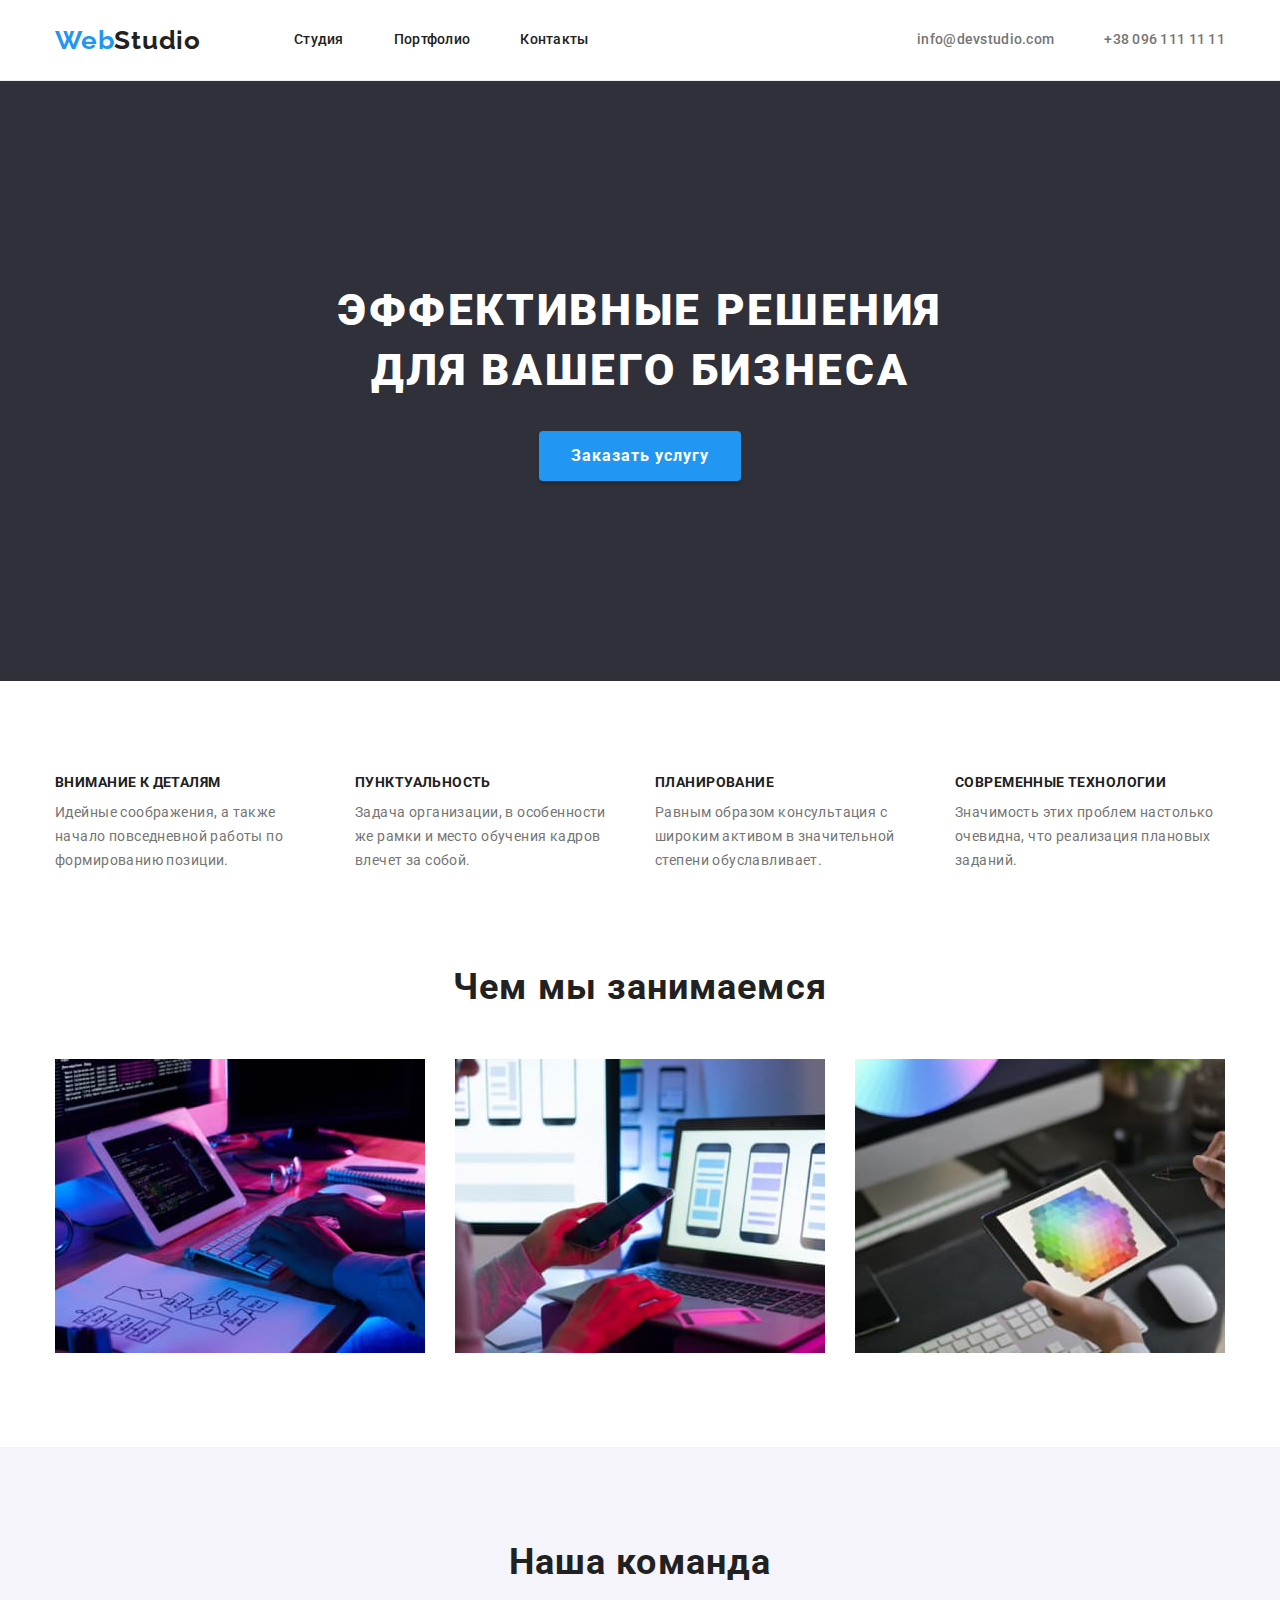
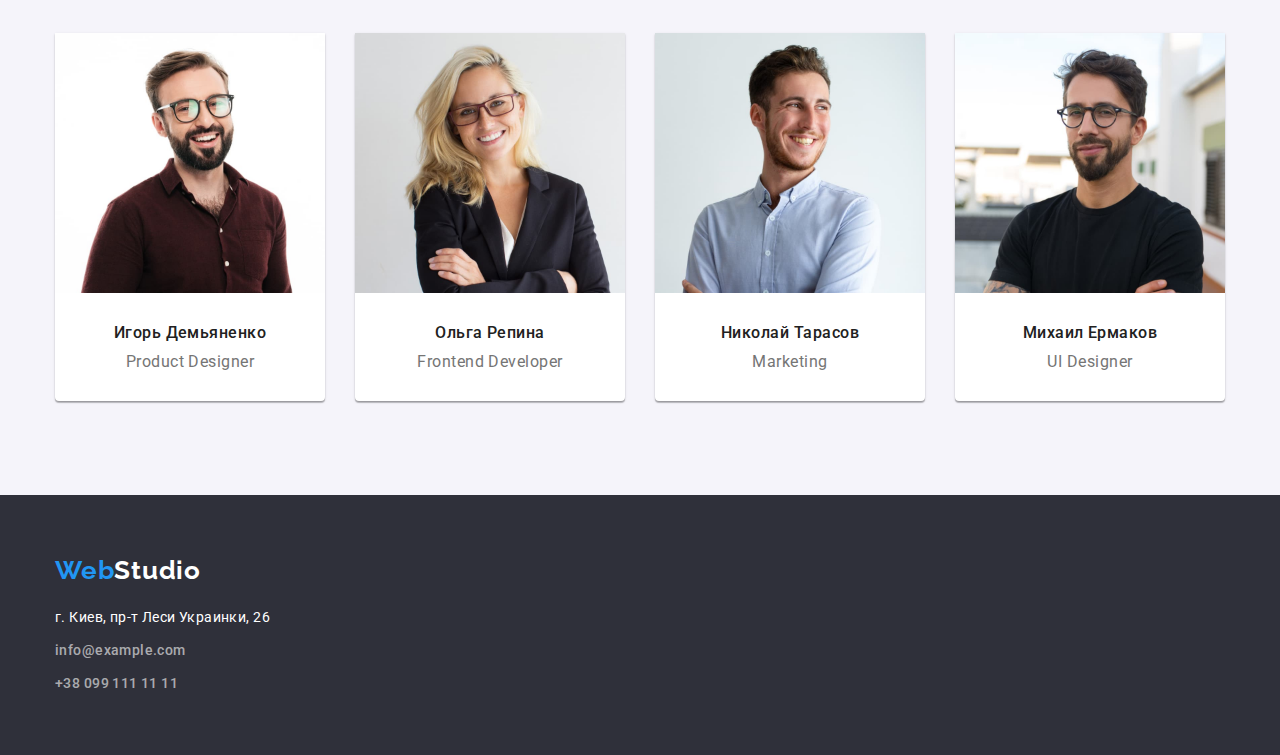
<file: index.html>
<!DOCTYPE html>
<html lang="ru">
  <head>
    <meta charset="UTF-8" />
    <meta http-equiv="X-UA-Compatible" content="IE=edge" />
    <meta name="viewport" content="width=device-width, initial-scale=1.0" />
    <title>Главная</title>
    <link
      href="https://fonts.googleapis.com/css2?family=Raleway:wght@700&family=Roboto:wght@400;500;700;900&display=swap"
      rel="stylesheet"
    />
    <link
      rel="stylesheet"
      href="https://cdnjs.cloudflare.com/ajax/libs/modern-normalize/1.1.0/modern-normalize.min.css"
    />
    <link rel="stylesheet" href="./css/styles.css" />
  </head>
  <body>
    <header>
      <div class="container main-nav">
        <a href="./index.html" class="logo"><span class="logo-blue">Web</span>Studio</a>
        <nav>
          <ul class="list nav">
            <li class="item">
              <a href="./index.html" class="site-nav">Студия</a>
            </li>
            <li class="item">
              <a href="./portfolio.html" class="site-nav">Портфолио</a>
            </li>
            <li class="item">
              <a href="" class="site-nav">Контакты</a>
            </li>
          </ul>
        </nav>

        <ul class="list contacts">
          <li class="item">
            <a href="mailto:info@devstudio.com" class="mail">info@devstudio.com</a>
          </li>
          <li class="item">
            <a href="tel:+380961111111" class="tel">+38 096 111 11 11</a>
          </li>
        </ul>
      </div>
    </header>
    <main>
      <section class="hero section">
        <h1 class="hero-title">Эффективные решения для вашего бизнеса</h1>
        <button type="button" class="hero-button">Заказать услугу</button>
      </section>
      <section class="section features">
        <div class="container">
          <!-- Скрытый заголовок -->
          <!-- <h2>Наши приемущества</h2> -->
          <ul class="features-list">
            <li class="item">
              <h3 class="features-title">Внимание к деталям</h3>
              <p class="features-text">
                Идейные соображения, а также начало повседневной работы по формированию позиции.
              </p>
            </li>
            <li class="item">
              <h3 class="features-title">Пунктуальность</h3>
              <p class="features-text">
                Задача организации, в особенности же рамки и место обучения кадров влечет за собой.
              </p>
            </li>
            <li class="item">
              <h3 class="features-title">Планирование</h3>
              <p class="features-text">
                Равным образом консультация с широким активом в значительной степени обуславливает.
              </p>
            </li>
            <li class="item">
              <h3 class="features-title">Современные технологии</h3>
              <p class="features-text">
                Значимость этих проблем настолько очевидна, что реализация плановых заданий.
              </p>
            </li>
          </ul>
        </div>
      </section>
      <section class="products section">
        <div class="container">
          <h2 class="products-title">Чем мы занимаемся</h2>
          <ul class="list products">
            <li class="item">
              <a href="">
                <img
                  class="products-image"
                  src="./images/img-(1).jpg"
                  alt="разработка програмного обеспечения"
                  width="370"
                />
              </a>
            </li>
            <li class="item">
              <a href="">
                <img
                  class="products-image"
                  src="./images/img-0.jpg"
                  alt="демонстрация мобильного приложения"
                  width="370"
                />
              </a>
            </li>
            <li class="item">
              <a href="">
                <img
                  class="products-image"
                  src="./images/img-(2).jpg"
                  alt="демонстрация графического решения"
                  width="370"
                />
              </a>
            </li>
          </ul>
        </div>
      </section>
      <section class="team section">
        <div class="container">
          <h2 class="team-main-title">Наша команда</h2>
          <ul class="list team">
            <li class="item">
              <img src="./images/img-(3).jpg" alt="фото дизайнера" width="270" class="team-image" />
              <div class="team-content">
                <h3 class="team-title">Игорь Демьяненко</h3>
                <p class="team-text">Product Designer</p>
              </div>
            </li>
            <li class="item">
              <img
                src="./images/img-(4).jpg"
                alt="фото разроботчика"
                width="270"
                class="team-image"
              />
              <div class="team-content">
                <h3 class="team-title">Ольга Репина</h3>
                <p class="team-text">Frontend Developer</p>
              </div>
            </li>
            <li class="item">
              <img
                src="./images/img-(5).jpg"
                alt="фото маркетолога"
                width="270"
                class="team-image"
              />
              <div class="team-content">
                <h3 class="team-title">Николай Тарасов</h3>
                <p class="team-text">Marketing</p>
              </div>
            </li>
            <li class="item">
              <img src="./images/img-(6).jpg" alt="фото дизайнера" width="270" class="team-image" />
              <div class="team-content">
                <h3 class="team-title">Михаил Ермаков</h3>
                <p class="team-text">UI Designer</p>
              </div>
            </li>
          </ul>
        </div>
      </section>
    </main>
    <footer>
      <div class="container footer">
        <a href="" class="logo-footer"><span class="logo-blue">Web</span>Studio</a>
        <address class="adress">
          г. Киев, пр-т Леси Украинки, 26
          <a href="mailto:info@example.com" class="mail">info@example.com</a>
          <a href="tel:+380991111111" class="tel">+38 099 111 11 11</a>
        </address>
      </div>
    </footer>
  </body>
</html>
</file>
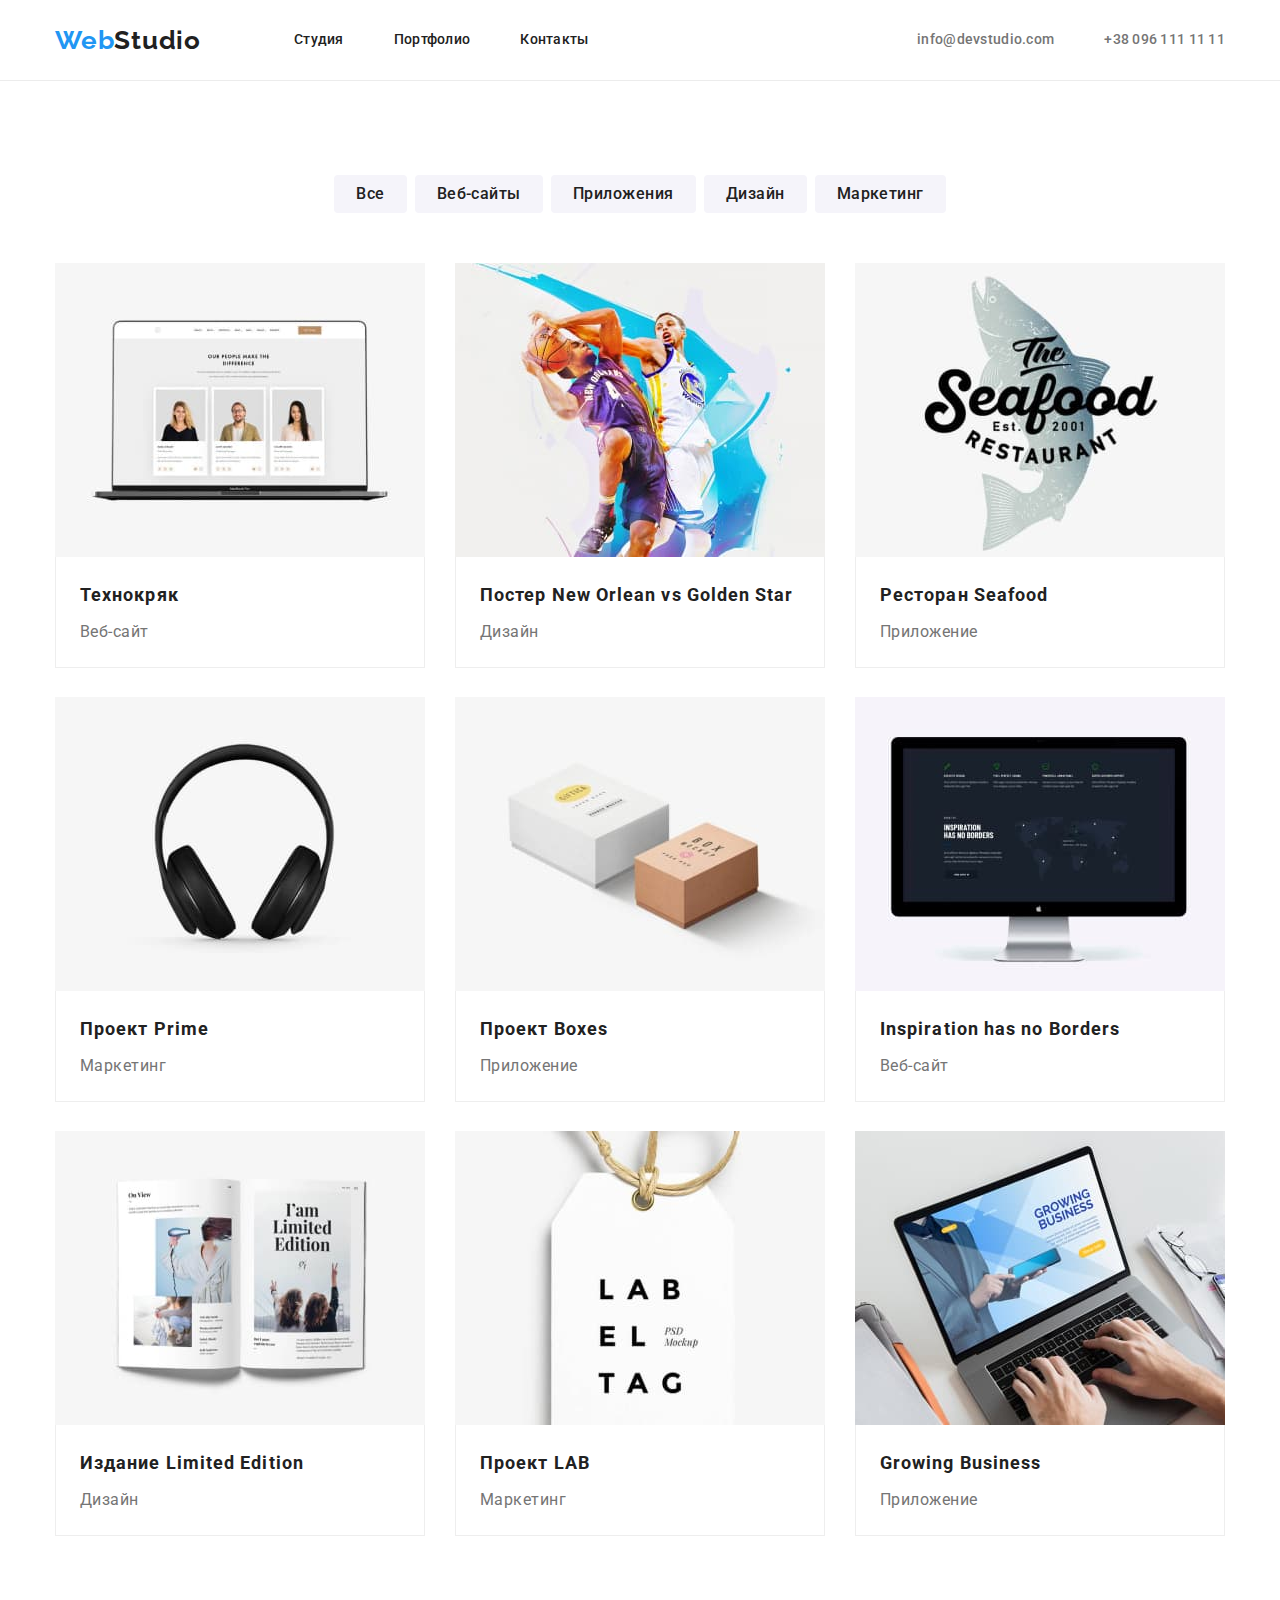
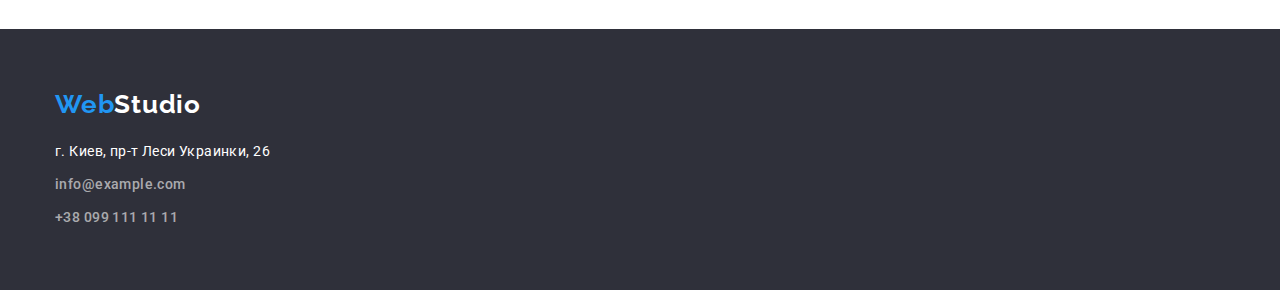
<file: portfolio.html>
<!DOCTYPE html>
<html lang="en">
  <head>
    <meta charset="UTF-8" />
    <meta http-equiv="X-UA-Compatible" content="IE=edge" />
    <meta name="viewport" content="width=device-width, initial-scale=1.0" />
    <title>Портфолио</title>
    <link
      href="https://fonts.googleapis.com/css2?family=Raleway:wght@700&family=Roboto:wght@400;500;700;900&display=swap"
      rel="stylesheet"
    />
    <link
      rel="stylesheet"
      href="https://cdnjs.cloudflare.com/ajax/libs/modern-normalize/1.1.0/modern-normalize.min.css"
    />
    <link rel="stylesheet" href="./css/styles.css" />
  </head>
  <body>
    <header>
      <div class="container main-nav">
        <a href="./index.html" class="logo"><span class="logo-blue">Web</span>Studio</a>
        <nav>
          <ul class="list nav">
            <li class="item">
              <a href="./index.html" class="site-nav">Студия</a>
            </li>
            <li class="item">
              <a href="./portfolio.html" class="site-nav">Портфолио</a>
            </li>
            <li class="item">
              <a href="" class="site-nav">Контакты</a>
            </li>
          </ul>
        </nav>

        <ul class="list contacts">
          <li class="item">
            <a href="mailto:info@devstudio.com" class="mail">info@devstudio.com</a>
          </li>
          <li class="item">
            <a href="tel:+380961111111" class="tel">+38 096 111 11 11</a>
          </li>
        </ul>
      </div>
    </header>

    <main>
      <section class="section">
        <div class="container">
          <!-- Hidden title -->
          <!-- <h1>Портфолио</h1> -->

          <ul class="button-list">
            <li class="item">
              <button type="button" class="portfolio-button">Все</button>
            </li>
            <li class="item">
              <button type="button" class="portfolio-button">Веб-сайты</button>
            </li>
            <li class="item">
              <button type="button" class="portfolio-button">Приложения</button>
            </li>
            <li class="item">
              <button type="button" class="portfolio-button">Дизайн</button>
            </li>
            <li class="item">
              <button type="button" class="portfolio-button">Маркетинг</button>
            </li>
          </ul>

          <ul class="portfolio-list">
            <li class="item">
              <img
                src="./images/portf-1.jpg"
                alt="Картинка веб-сайта"
                width="370"
                class="porfolio-image"
              />
              <div class="content-in-border">
                <h2 class="portfolio-list-title">Технокряк</h2>
                <p class="portfolio-list-text">Веб-сайт</p>
              </div>
            </li>
            <li class="item">
              <img
                src="./images/portf-2.jpg"
                alt="Пример постера"
                width="370"
                class="porfolio-image"
              />
              <div class="content-in-border">
                <h2 class="portfolio-list-title">Постер New Orlean vs Golden Star</h2>
                <p class="portfolio-list-text">Дизайн</p>
              </div>
            </li>
            <li class="item">
              <img
                src="./images/portf-3.jpg"
                alt="Логотип ресторана"
                width="370"
                class="porfolio-image"
              />
              <div class="content-in-border">
                <h2 class="portfolio-list-title">Ресторан Seafood</h2>
                <p class="portfolio-list-text">Приложение</p>
              </div>
            </li>
            <li class="item">
              <img
                src="./images/portf-4.jpg"
                alt="Изображение наушников"
                width="370"
                class="porfolio-image"
              />
              <div class="content-in-border">
                <h2 class="portfolio-list-title">Проект Prime</h2>
                <p class="portfolio-list-text">Маркетинг</p>
              </div>
            </li>
            <li class="item">
              <img
                src="./images/portf-5.jpg"
                alt="Изображение коробочек"
                width="370"
                class="porfolio-image"
              />
              <div class="content-in-border">
                <h2 class="portfolio-list-title">Проект Boxes</h2>
                <p class="portfolio-list-text">Приложение</p>
              </div>
            </li>
            <li class="item">
              <img
                src="./images/portf-6.jpg"
                alt="Илюстрация веб-сайта"
                width="370"
                class="porfolio-image"
              />
              <div class="content-in-border">
                <h2 class="portfolio-list-title">Inspiration has no Borders</h2>
                <p class="portfolio-list-text">Веб-сайт</p>
              </div>
            </li>
            <li class="item">
              <img
                src="./images/portf-7.jpg"
                alt="Изображение журнала"
                width="370"
                class="porfolio-image"
              />
              <div class="content-in-border">
                <h2 class="portfolio-list-title">Издание Limited Edition</h2>
                <p class="portfolio-list-text">Дизайн</p>
              </div>
            </li>
            <li class="item">
              <img
                src="./images/portf-8.jpg"
                alt="Изображение бирки"
                width="370"
                class="porfolio-image"
              />
              <div class="content-in-border">
                <h2 class="portfolio-list-title">Проект LAB</h2>
                <p class="portfolio-list-text">Маркетинг</p>
              </div>
            </li>
            <li class="item">
              <img
                src="./images/portf-9.jpg"
                alt="Изибражение приложения на лептопе"
                width="370"
                class="porfolio-image"
              />
              <div class="content-in-border">
                <h2 class="portfolio-list-title">Growing Business</h2>
                <p class="portfolio-list-text">Приложение</p>
              </div>
            </li>
          </ul>
        </div>
      </section>
    </main>

    <footer>
      <div class="container footer">
        <a href="" class="logo-footer"><span class="logo-blue">Web</span>Studio</a>
        <address class="adress">
          г. Киев, пр-т Леси Украинки, 26
          <a href="mailto:info@example.com" class="mail">info@example.com</a>
          <a href="tel:+380991111111" class="tel">+38 099 111 11 11</a>
        </address>
      </div>
    </footer>
  </body>
</html>
</file>
<file: css/styles.css>
/* palette */

:root {
  --main-white-color: #ffffff;
  --main-text-color: #757575;
  --main-title-color: #212121;
  --main-accent-color: #2196f3;
}

body {
  background-color: var(--main-white-color);
  color: var(--main-text-color);
  font-family: 'Roboto', sans-serif;
  font-size: 14px;
}

h1,
h2,
h3,
h4,
p {
  margin-top: 0;
  margin-bottom: 0;
}

header {
  border-bottom: 1px solid #ececec;
}
/* container */

.container {
  width: 1200px;
  padding-left: 15px;
  padding-right: 15px;
  margin-left: auto;
  margin-right: auto;
}

.section {
  padding-top: 94px;
  padding-bottom: 94px;
}

/* Logo */

.logo {
  color: var(--main-title-color);
  margin-right: 93px;
}
.logo,
.logo-footer {
  font-weight: 700;
  font-size: 26px;
  line-height: 1.19;
  text-decoration: none;
  font-family: 'Raleway', sans-serif;
  letter-spacing: 0.03em;
}
.logo-blue {
  color: var(--main-accent-color);
}
.logo-footer {
  color: var(--main-white-color);
  margin-bottom: 20px;
  display: inline-block;
}

.list,
.features-list,
.portfolio-list,
.button-list {
  list-style: none;
  margin-top: 0;
  margin-bottom: 0;
  padding-left: 0;
}

/* site-nav */

.site-nav,
.mail,
.tel {
  text-decoration: none;
  line-height: 1.14;
  letter-spacing: 0.02em;
  font-weight: 500;
}
.site-nav {
  color: var(--main-title-color);
  padding-top: 32px;
  padding-bottom: 32px;

  display: block;
}

.list.contacts {
  margin-left: auto;
}

.list.contacts .item + .item {
  margin-left: 50px;
}

.mail,
.tel {
  color: var(--main-text-color);
  padding-top: 32px;
  padding-bottom: 32px;
  display: block;
}

.adress .mail,
.adress .tel {
  line-height: 1.71;
  letter-spacing: 0.03em;
  color: rgba(255, 255, 255, 0.6);
  display: block;
  margin-top: 9px;
  padding: 0;
}

.site-nav:hover,
.mail:hover,
.tel:hover,
.site-nav:focus,
.mail:focus,
.tel:focus {
  color: var(--main-accent-color);
}

.list.nav,
.list.contacts {
  display: flex;
}

.list.nav .item:not(:last-child) {
  margin-right: 50px;
}

.main-nav {
  display: flex;
  align-items: center;
}

/* hero */

.hero {
  background-color: #2f303a;
  text-align: center;
}

.hero.section {
  padding-top: 200px;
  padding-bottom: 200px;
}

.hero-title {
  font-weight: 900;
  font-size: 44px;
  line-height: 1.36;
  max-width: 696px;

  letter-spacing: 0.06em;
  text-transform: uppercase;

  color: var(--main-white-color);
  margin-bottom: 30px;
  margin-left: auto;
  margin-right: auto;
}
.hero-button {
  background-color: var(--main-accent-color);
  color: var(--main-white-color);

  font-family: 'Roboto', sans-serif;
  font-weight: 700;
  font-size: 16px;
  line-height: 1.88;
  letter-spacing: 0.06em;
  padding: 10px 32px;

  cursor: pointer;
  box-shadow: 0px 4px 4px rgba(0, 0, 0, 0.15);
  border-radius: 4px;
  border: none;
}

/* features */

.features-list {
  display: flex;
}

.section.features {
  padding-bottom: 0;
}

.features-list .item + .item {
  margin-left: 30px;
}
.features-list .item {
  max-width: 270px;
}

.features-title {
  font-size: 14px;
  line-height: 1.14;
  letter-spacing: 0.03em;
  text-transform: uppercase;
  color: var(--main-title-color);
  margin-bottom: 10px;
}
.features-text {
  line-height: 1.71;
  letter-spacing: 0.03em;
}

/* products */

.list.products {
  display: flex;
}

.list.products .item:not(:last-child) {
  margin-right: 30px;
}

.products-title,
.team-main-title {
  font-size: 36px;
  line-height: 1.17;
  text-align: center;
  letter-spacing: 0.03em;
  color: var(--main-title-color);
  margin-bottom: 50px;
}

.products-image {
  display: block;
}

/* team */

.team.section {
  background: #f5f4fa;
}

.team.list {
  display: flex;
}
.team.list .item:not(:last-child) {
  margin-right: 30px;
}
.team.list .item {
  background-color: var(--main-white-color);
  text-align: center;
  box-shadow: 0px 1px 3px rgba(0, 0, 0, 0.12), 0px 1px 1px rgba(0, 0, 0, 0.14),
    0px 2px 1px rgba(0, 0, 0, 0.2);
  border-radius: 0px 0px 4px 4px;
}

.team-title {
  font-weight: 500;
  font-size: 16px;
  line-height: 1.19;
  letter-spacing: 0.03em;
  color: var(--main-title-color);
  margin-bottom: 10px;
}
.team-text {
  font-size: 16px;
  line-height: 1.19;
  letter-spacing: 0.03em;
}

.team-image {
  display: block;
}

.team-content {
  padding-top: 30px;
  padding-bottom: 30px;
}

footer {
  background-color: #2f303a;
  padding-top: 60px;
  padding-bottom: 60px;
}

.adress {
  line-height: 1.71;
  letter-spacing: 0.03em;
  color: var(--main-white-color);
  font-style: normal;
}

/* porfolio */
.button-list {
  display: flex;
  justify-content: center;
  margin-bottom: 50px;
}

.button-list .item + .item {
  margin-left: 8px;
}

.portfolio-button {
  color: var(--main-title-color);
  font-weight: 500;
  font-size: 16px;
  line-height: 1.62;
  text-align: center;
  letter-spacing: 0.03em;
  font-family: 'Roboto', sans-serif;

  background-color: #f5f4fa;
  border-radius: 4px;
  padding: 6px 22px;
  border: none;
  cursor: pointer;
}
.portfolio-button:hover,
.portfolio-button:focus {
  background-color: var(--main-accent-color);
  color: var(--main-white-color);
  box-shadow: 0px 3px 1px rgba(0, 0, 0, 0.1), 0px 1px 2px rgba(0, 0, 0, 0.08),
    0px 2px 2px rgba(0, 0, 0, 0.12);
}

.portfolio-list {
  display: flex;
  flex-wrap: wrap;
}

.portfolio-list .item {
  margin-right: 30px;
  margin-bottom: 30px;
  background: var(--main-white-color);
  max-height: 404px;
}

.portfolio-list .item:nth-child(3n) {
  margin-right: 0;
}

.portfolio-list .item:nth-last-child(-n + 3) {
  margin-bottom: 0;
}

.portfolio-list-title {
  font-size: 18px;
  line-height: 2;
  letter-spacing: 0.06em;
  color: var(--main-title-color);
}
.portfolio-list-text {
  font-size: 16px;
  letter-spacing: 0.03em;
  line-height: 1.88;
  margin-top: 4px;
}

.content-in-border {
  border: 1px solid #eeeeee;
  border-top: none;
  padding: 20px 24px;
}

.porfolio-image {
  display: block;
}
</file>
